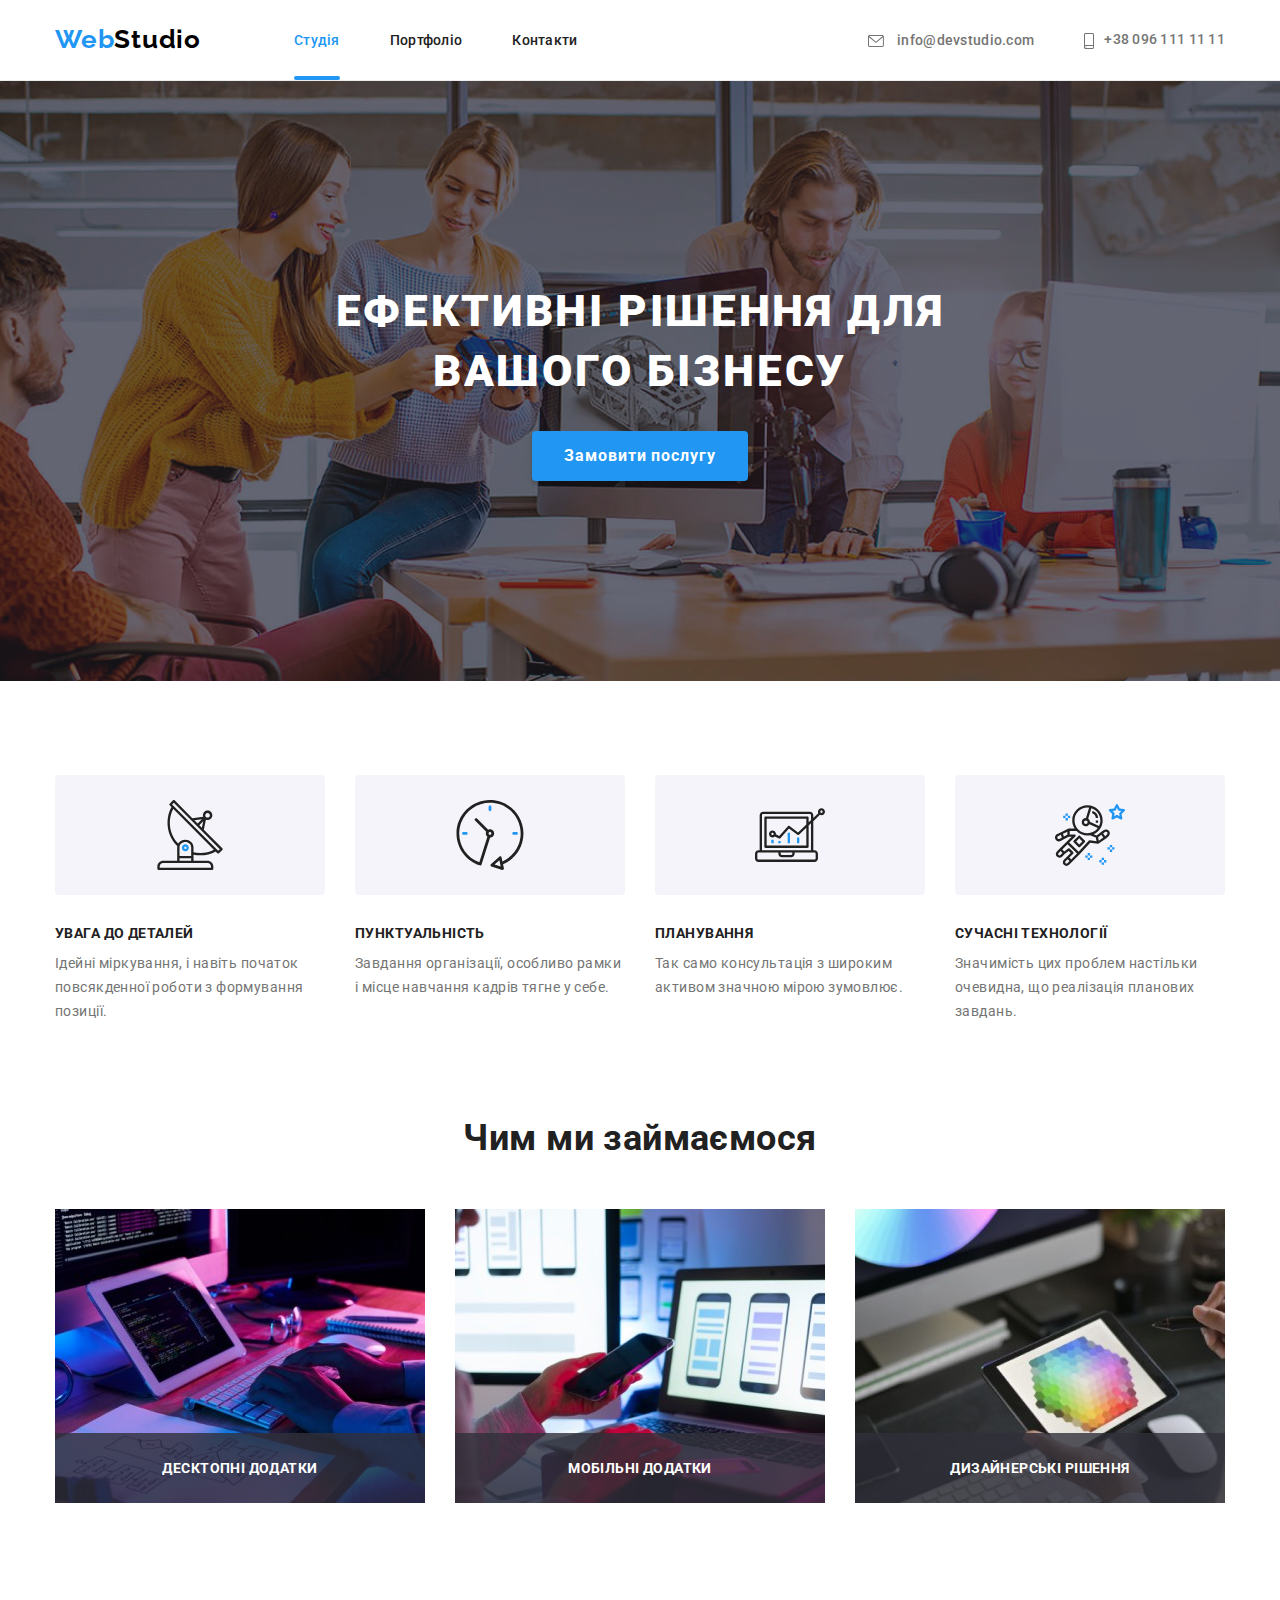
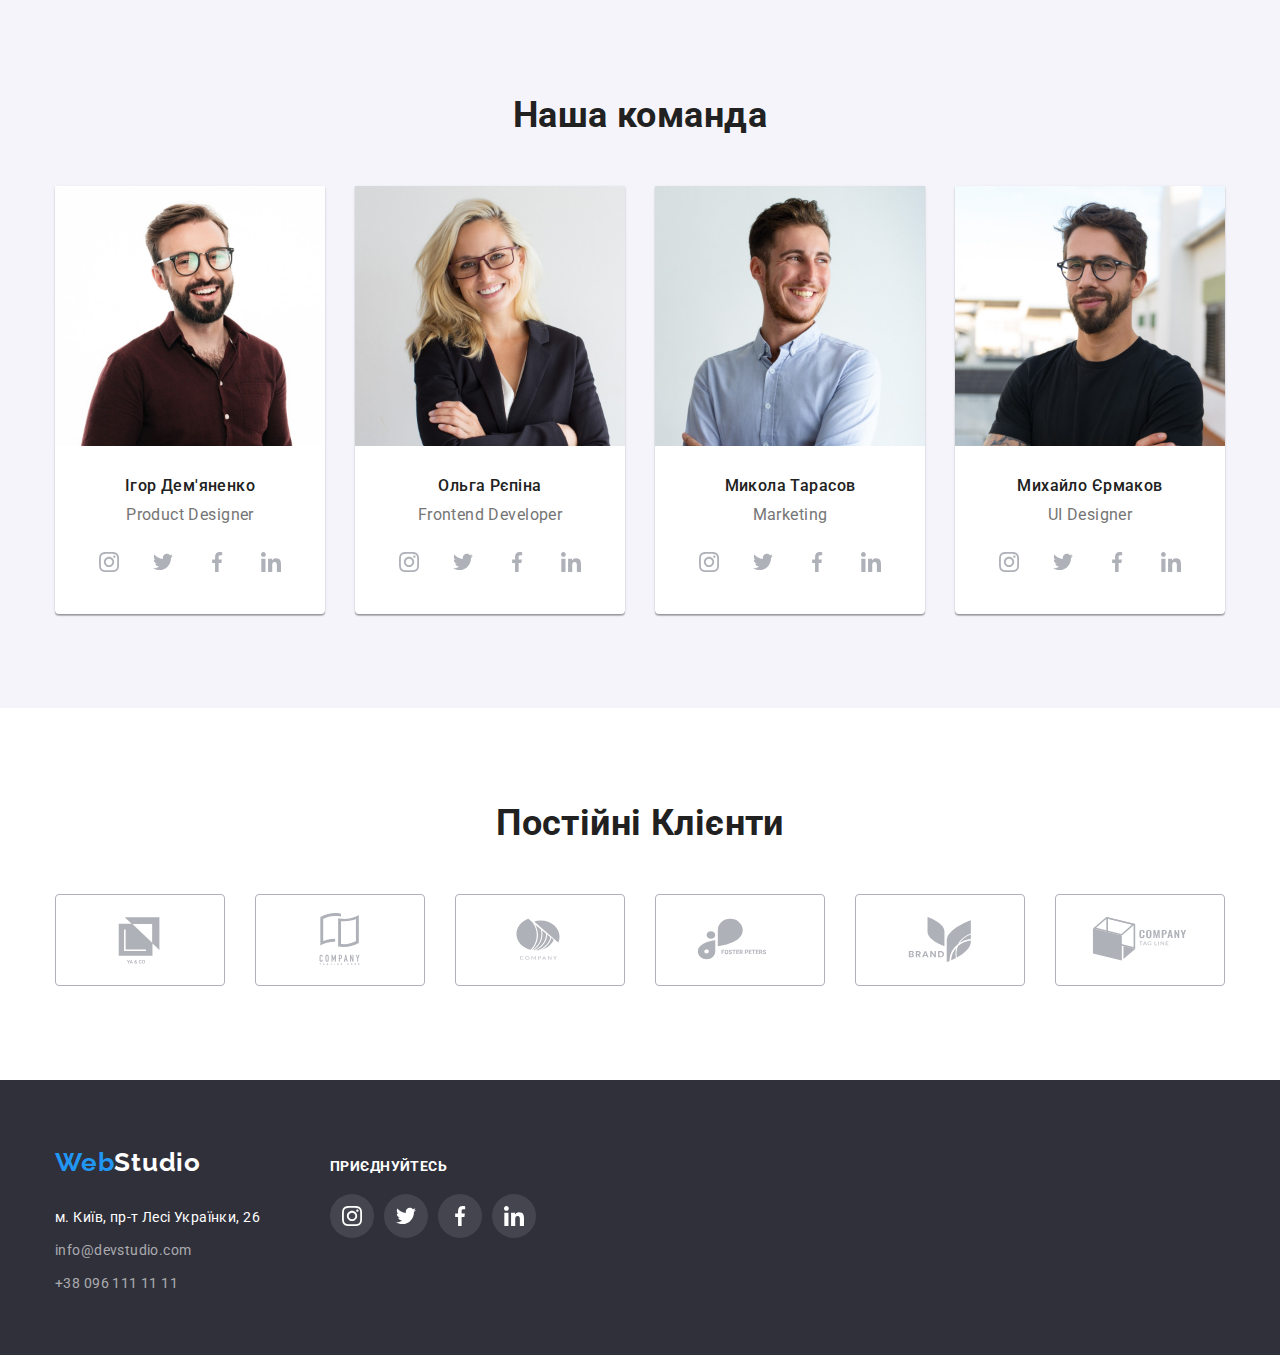
<file: index.html>
<!DOCTYPE html>
<html lang="uk">

<head>
  <meta charset="UTF-8">
  <meta http-equiv="X-UA-Compatible" content="IE=edge">
  <meta name="viewport" content="width=device-width, initial-scale = 1.0">
  <title>Головна</title>
  <link rel="stylesheet" href="https://cdnjs.cloudflare.com/ajax/libs/modern-normalize/1.1.0/modern-normalize.css">
  <link rel="stylesheet" href="css/styles.css">
  <link href="https://fonts.googleapis.com/css2?family=Raleway:wght@700&family=Roboto:wght@400;500;700;900&display=swap"
    rel="stylesheet">
</head>

<body>
  <header class="hero-header header">
    <!-- Contacts  -->
    <div class="container header">
      <a href="" rel="noopener noreferrer nofollow" class="link webstudio"><span class="text-web">Web</span><span
          class="text-studio">Studio</span></a>
      <nav class="nav">
        <ul class="header-list">
          <li class="list-item">
            <a href="./index.html" class="studio link">Студія</a>
          </li>
          <li class="list-item">
            <a href="./portfolio.html" class="portfolio link">Портфоліо</a>
          </li>
          <li class="list-item">
            <a href="" class="contacts link">Контакти</a>
          </li>
        </ul>
      </nav>
      <ul class="list-contacts">
        <li class="list-item">
          <a href="mailto:info@devstudio.com" class="mail link">
            <svg class="mail-icon" width="16" height="12">
              <use class="icon-item" href="./images/icons.svg#envelope-icon"></use>
            </svg>
            info@devstudio.com
          </a>
        </li>
        <li class=" list-item">
          <a href="tel:380961111111" class="tel link">
            <svg class="phone-icon" width="10" height="16">
              <use class="icon-item" href="./images/icons.svg#smartphone-icon"></use>
            </svg>+38 096 111 11 11</a>
        </li>
      </ul>
    </div>
  </header>
  <main>
    <!-- Main page -->
    <section class="hero section">
      <div class="container main">
        <h1 class="main-text">Ефективні рішення для вашого бізнесу</h1>
        <button data-modal-open type="button" class="button">Замовити послугу</button>
      </div>
    </section>
    <!-- Our benefits! -->
    <section class="benefits section">
      <div class="container benefits">
        <h2 class="benefits-head visually-hidden">Особливості</h2>
        <ul class="benefits-list">
          <li class="list-item">
            <div class="icon-container">
              <svg class="benefits-icon antenna" width="70" height="70">
                <use href="./images/icons.svg#antenna-icon"></use>
              </svg>
            </div>
            <h3 class="subhead-item">УВАГА ДО ДЕТАЛЕЙ</h3>
            <p class="text-item">
              Ідейні міркування, і навіть початок повсякденної роботи з
              формування позиції.
            </p>
          </li>
          <li class="list-item">
            <div class="icon-container">
              <svg class="benefits-icon" width="70" height="70">
                <use href="./images/icons.svg#clock-icon"></use>
              </svg>
            </div>
            <h3 class="subhead-item">ПУНКТУАЛЬНІСТЬ</h3>
            <p class="text-item">
              Завдання організації, особливо рамки і місце навчання кадрів тягне
              у себе.
            </p>
          </li>
          <li class="list-item">
            <div class="icon-container">
              <svg class="benefits-icon" width="70" height="70">
                <use href="./images/icons.svg#diagram-icon"></use>
              </svg>
            </div>
            <h3 class="subhead-item">ПЛАНУВАННЯ</h3>
            <p class="text-item">
              Так само консультація з широким активом значною мірою зумовлює.
            </p>
          </li>
          <li class="list-item">
            <div class="icon-container">
              <svg class="benefits-icon" width="70" height="70">
                <use href="./images/icons.svg#astronaut-icon"></use>
              </svg>
            </div>
            <h3 class="subhead-item">СУЧАСНІ ТЕХНОЛОГІЇ</h3>
            <p class="text-item">
              Значимість цих проблем настільки очевидна, що реалізація планових
              завдань.
            </p>
          </li>
        </ul>
      </div>
    </section>
    <!-- What are we doing? -->
    <section class="who-we-are">
      <div class="container doing">
        <h2 class="doing-head">Чим ми займаємося</h2>
        <ul class="doing-list">
          <li class="list-item">
            <div class="doing-thumb">
              <img class="doing-picture" src="./images/box1.jpg" alt="typing in keywords" width="370" height="294">
              <div class="doing-thumb-text"><strong class="doing-text">Десктопні додатки</strong></div>
            </div>
          </li>
          <li class="list-item">
            <div class="doing-thumb">
              <img class="doing-picture" src="./images/box2.jpg" alt="phone in hand" width="370" height="294">
              <div class="doing-thumb-text"><strong class="doing-text">Мобільні додатки</strong></div>
            </div>
          </li>
          <li class="list-item">
            <div class="doing-thumb">
              <img class="doing-picture" src="./images/box3.jpg" alt="writing by tablet" width="370" height="294">
              <div class="doing-thumb-text"><strong class="doing-text">Дизайнерські рішення</strong></div>
            </div>
          </li>
        </ul>
      </div>
    </section>
    <!-- Our team -->
    <section class="team section">
      <div class="container team">
        <h2 class="team-head">Наша команда</h2>
        <ul class="team-list">
          <li class="list-item">
            <img src="./images/teamcard1.jpg" alt="product designer" width="270" height="260" class="card-picture">
            <div class="text">
              <h3 class="subhead-item">Ігор Дем'яненко</h3>
              <p class="text-item">Product Designer</p>
              <ul class="icon-list">
                <li class="icon-item">
                  <a href="" class="link-icon link">
                    <svg class="team-icon" width="20" height="20">
                      <use href="./images/icons.svg#instagram-icon">
                      </use>
                    </svg>
                  </a>
                </li>
                <li class="icon-item">
                  <a href="" class="link-icon link">
                    <svg class="team-icon" width="20" height="20">
                      <use href="./images/icons.svg#twitter-icon"></use>
                    </svg>
                  </a>
                </li>
                <li class="icon-item">
                  <a href="" class="link-icon link">
                    <svg class="team-icon" width="20" height="20">
                      <use href="./images/icons.svg#facebook-icon"></use>
                    </svg>
                  </a>
                </li>
                <li class="icon-item">
                  <a href="" class="link-icon link">
                    <svg class="team-icon" width="20" height="20">
                      <use href="./images/icons.svg#linkedin-icon"></use>
                    </svg>
                  </a>
                </li>
              </ul>
            </div>
          </li>
          <li class="list-item">
            <img src="./images/teamcard2.jpg" alt="Frontend Developer" width="270" height="260" class="card-picture">
            <div class="text">
              <h3 class="subhead-item">Ольга Рєпіна</h3>
              <p class="text-item">Frontend Developer</p>
              <ul class="icon-list">
                <li class="icon-item">
                  <a href="" class="link-icon link">
                    <svg class="team-icon" width="20" height="20">
                      <use href="./images/icons.svg#instagram-icon">
                      </use>
                    </svg>
                  </a>
                </li>
                <li class="icon-item">
                  <a href="" class="link-icon link">
                    <svg class="team-icon" width="20" height="20">
                      <use href="./images/icons.svg#twitter-icon"></use>
                    </svg>
                  </a>
                </li>
                <li class="icon-item">
                  <a href="" class="link-icon link">
                    <svg class="team-icon" width="20" height="20">
                      <use href="./images/icons.svg#facebook-icon"></use>
                    </svg>
                  </a>
                </li>
                <li class="icon-item">
                  <a href="" class="link-icon link">
                    <svg class="team-icon" width="20" height="20">
                      <use href="./images/icons.svg#linkedin-icon"></use>
                    </svg>
                  </a>
                </li>
              </ul>
            </div>
          </li>
          <li class="list-item">
            <img src="./images/teamcard3.jpg" alt="Marketing" width="270" height="260" class="card-picture">
            <div class="text">
              <h3 class="subhead-item">Микола Тарасов</h3>
              <p class="text-item">Marketing</p>
              <ul class="icon-list">
                <li class="icon-item">
                  <a href="" class="link-icon link">
                    <svg class="team-icon" width="20" height="20">
                      <use href="./images/icons.svg#instagram-icon">
                      </use>
                    </svg>
                  </a>
                </li>
                <li class="icon-item">
                  <a href="" class="link-icon link">
                    <svg class="team-icon" width="20" height="20">
                      <use href="./images/icons.svg#twitter-icon"></use>
                    </svg>
                  </a>
                </li>
                <li class="icon-item">
                  <a href="" class="link-icon link">
                    <svg class="team-icon" width="20" height="20">
                      <use href="./images/icons.svg#facebook-icon"></use>
                    </svg>
                  </a>
                </li>
                <li class="icon-item">
                  <a href="" class="link-icon link">
                    <svg class="team-icon" width="20" height="20">
                      <use href="./images/icons.svg#linkedin-icon"></use>
                    </svg>
                  </a>
                </li>
              </ul>
            </div>
          </li>
          <li class="list-item">
            <img src="./images/teamcard4.jpg" alt="UI Designer" width="270" height="260" class="card-picture">
            <div class="text">
              <h3 class="subhead-item">Михайло Єрмаков</h3>
              <p class="text-item">UI Designer</p>
              <ul class="icon-list">
                <li class="icon-item">
                  <a href="" class="link-icon link">
                    <svg class="team-icon" width="20" height="20">
                      <use href="./images/icons.svg#instagram-icon">
                      </use>
                    </svg>
                  </a>
                </li>
                <li class="icon-item">
                  <a href="" class="link-icon link">
                    <svg class="team-icon" width="20" height="20">
                      <use href="./images/icons.svg#twitter-icon"></use>
                    </svg>
                  </a>
                </li>
                <li class="icon-item">
                  <a href="" class="link-icon link">
                    <svg class="team-icon" width="20" height="20">
                      <use href="./images/icons.svg#facebook-icon"></use>
                    </svg>
                  </a>
                </li>
                <li class="icon-item">
                  <a href="" class="link-icon link">
                    <svg class="team-icon" width="20" height="20">
                      <use href="./images/icons.svg#linkedin-icon"></use>
                    </svg>
                  </a>
                </li>
              </ul>
            </div>
          </li>
        </ul>
      </div>
    </section>
    <!-- Clients section -->
    <section class="section">
      <div class="container client">
        <h2 class="client-head">Постійні Клієнти</h2>
        <ul class="logo-list">
          <li class="logo-list-item list-item"><a class="logo-link" href="">
              <svg class="logo-item" width="106" height="60">
                <use href="./images/icons.svg#logo1"></use>
              </svg></a></li>
          <li class="logo-list-item list-item"><a class="logo-link" href="">
              <svg class="logo-item" width="160" height="60">
                <use href="./images/icons.svg#logo2"></use>
              </svg></a></li>
          <li class="logo-list-item list-item"><a class="logo-link" href="">
              <svg class="logo-item" width="106" height="60">
                <use href="./images/icons.svg#logo3"></use>
              </svg></a></li>
          <li class="logo-list-item list-item"><a class="logo-link" href="">
              <svg class="logo-item" width="106" height="60">
                <use href="./images/icons.svg#logo4"></use>
              </svg></a></li>
          <li class="logo-list-item list-item"><a class="logo-link" href="">
              <svg class="logo-item" width="106" height="60">
                <use href="./images/icons.svg#logo5"></use>
              </svg></a></li>
          <li class="logo-list-item list-item"><a class="logo-link" href="">
              <svg class="logo-item" width="106" height="60">
                <use href="./images/icons.svg#logo6"></use>
              </svg></a></li>
        </ul>
      </div>
    </section>
  </main>
  <footer class="footer">
    <!-- Logo and address -->
    <div class="container container-footer">
      <div class="below-links">
        <a href="" rel="noopener noreferrer nofollow" class="link webstudio-below"><span
            class="text-web">Web</span><span class="text-studio">Studio</span></a>
        <address class="address">
          <ul class="footer-list">
            <li class="list-item">
              <a href="https://www.google.com/maps/place/%D0%B1%D1%83%D0%BB.+%D0%9B%D0%B5%D1%81%D0%B8+%D0%A3%D0%BA%D1%80%D0%B0%D0%B8%D0%BD%D0%BA%D0%B8,+26,+%D0%9A%D0%B8%D0%B5%D0%B2,+%D0%A3%D0%BA%D1%80%D0%B0%D0%B8%D0%BD%D0%B0,+02000/@50.4265807,30.5361971,17z/data=!3m1!4b1!4m5!3m4!1s0x40d4cf0e033ecbe9:0x57a4dffefec77da0!8m2!3d50.4265807!4d30.5383858"
                class="link position">м. Київ, пр-т Лесі Українки, 26
              </a>
            </li>
            <li class="list-item">
              <a href="mailto:info@devstudio.com" class="link">info@devstudio.com</a>
            </li>
            <li class="list-item">
              <a href="tel:+380961111111" class="link">+38 096 111 11 11</a>
            </li>
          </ul>
        </address>
      </div>
      <div class="footer-icons">
        <strong class="footer-title">приєднуйтесь</strong>
        <ul class="footer-icon-list">
          <li class="icon-item">
            <a class="link-icon link" href="">
              <svg class="team-icon" width="20" height="20">
                <use href="./images/icons.svg#instagram-icon"></use>
              </svg>
            </a>
          </li>
          <li class="icon-item">
            <a class="link-icon link" href="">
              <svg class="team-icon" width="20" height="20">
                <use href="./images/icons.svg#twitter-icon"></use>
              </svg>
            </a>
          </li>
          <li class="icon-item">
            <a class="link-icon link" href="">
              <svg class="team-icon" width="20" height="20">
                <use href="./images/icons.svg#facebook-icon"></use>
              </svg>
            </a>
          </li>
          <li class="icon-item">
            <a class="link-icon link" href="">
              <svg class="team-icon" width="20" height="20">
                <use href="./images/icons.svg#linkedin-icon"></use>
              </svg>
            </a>
          </li>
        </ul>
      </div>
    </div>
  </footer>
  <div class="backdrop is-hidden" data-modal>
    <div class="modal">
      <button data-modal-close type="button" class="modal-icon">
        <svg width="18" height="18">
          <use href="./images/icons.svg#close-black-icon"></use>
        </svg>
      </button>
    </div>
  </div>
  <script src="./js/modal.js"></script>
</body>

</html>
</file>
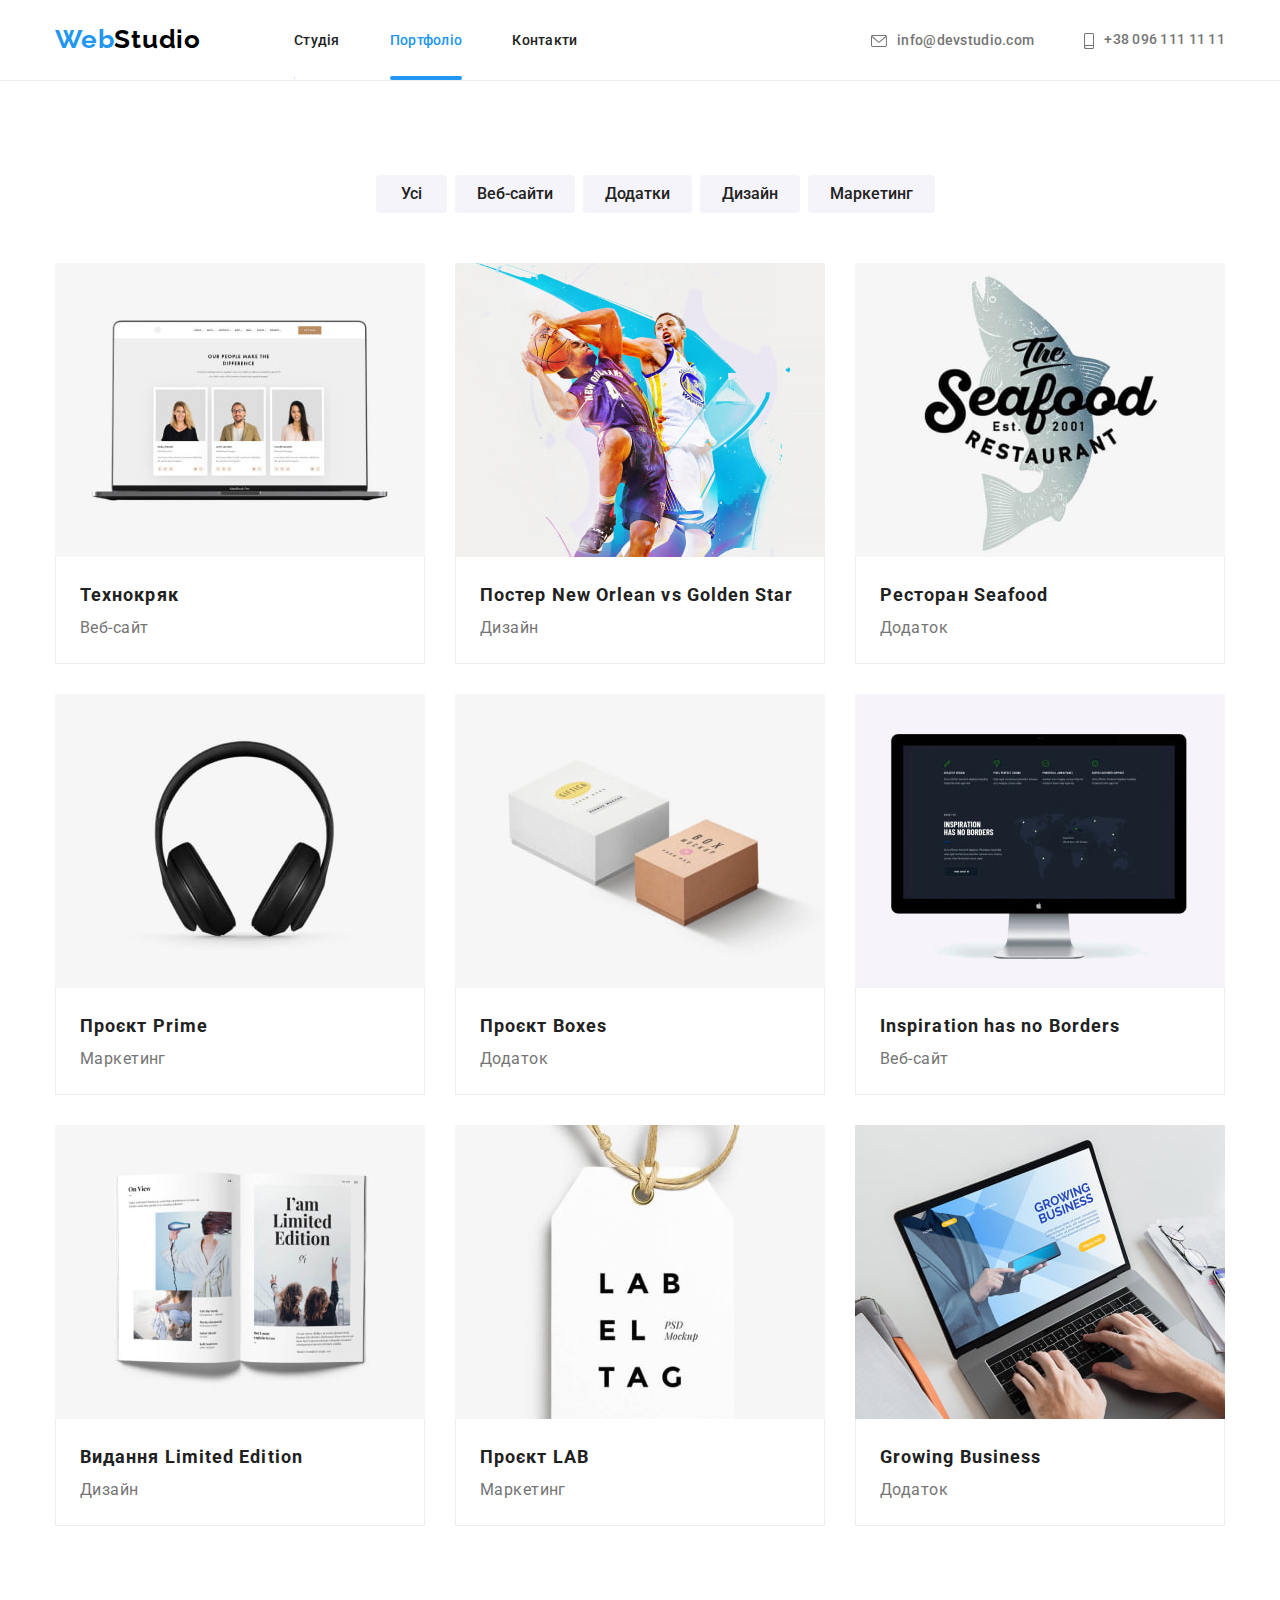
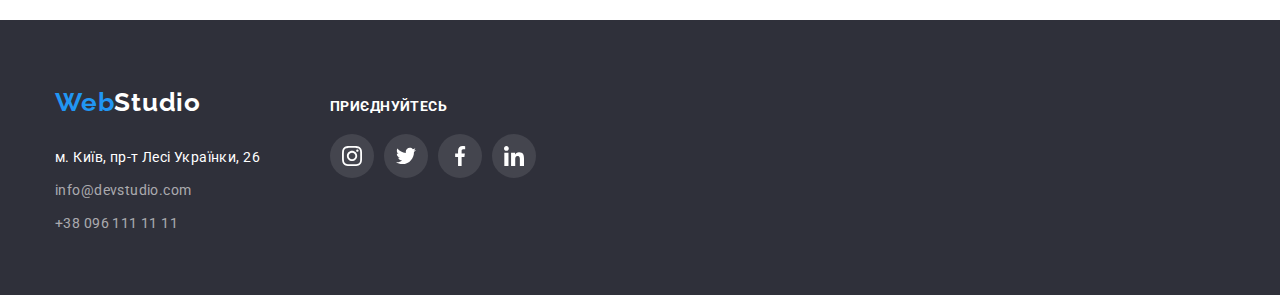
<file: portfolio.html>
<!DOCTYPE html>
<html lang="uk">

<head>
  <meta charset="UTF-8">
  <meta http-equiv="X-UA-Compatible" content="IE=edge">
  <meta name="viewport" content="width=device-width, initial-scale = 1.0">
  <title>Портфоліо</title>
  <link rel="stylesheet" href="https://cdnjs.cloudflare.com/ajax/libs/modern-normalize/1.1.0/modern-normalize.css">
  <link rel="stylesheet" href="css/styles.css">
  <link href="https://fonts.googleapis.com/css2?family=Raleway:wght@700&family=Roboto:wght@400;500;700;900&display=swap"
    rel="stylesheet">
</head>

<body>
  <header class="portfolio-header header">
    <!-- Contacts  -->
    <div class="container header">
      <a href="" class="link webstudio" rel="noopener noreferrer nofollow"><span class="text-web">Web</span><span
          class="text-studio">Studio</span></a>
      <nav class="nav">
        <ul class="header-list">
          <li class="list-item">
            <a href="./index.html" rel="noopener noreferrer nofollow" class="studio link">Студія</a>
          </li>
          <li class="list-item">
            <a href="./portfolio.html" rel="noopener noreferrer nofollow" class="portfolio link">Портфоліо</a>
          </li>
          <li class="list-item">
            <a href="" rel="noopener noreferrer nofollow" class="contacts link">Контакти</a>
          </li>
        </ul>
      </nav>
      <ul class="list-contacts">
        <li class="list-item">
          <a href="mailto:info@devstudio.com" class="mail link">
            <svg class="mail-icon" width="16" height="12">
              <use class="icon-item" href="./images/icons.svg#envelope-icon"></use>
            </svg>info@devstudio.com</a>
        </li>
        <li class="list-item">
          <a href="tel:380961111111" class="tel link">
            <svg class="phone-icon" width="10" height="16">
              <use class="icon-item" href="./images/icons.svg#smartphone-icon"></use>
            </svg>+38 096 111 11 11</a>
        </li>
      </ul>
    </div>
  </header>
  <main>
    <section class="portfolio-section section">
      <div class="container page-portfolio">
        <h1 class="portfolio-head visually-hidden">Портфоліо</h1>
        <ul class="filter-list">
          <li class="list-item">
            <button type="button" class="filters filters-first">Усі</button>
          </li>
          <li class="list-item">
            <button type="button" class="filters">Веб-сайти</button>
          </li>
          <li class="list-item">
            <button type="button" class="filters">Додатки</button>
          </li>
          <li class="list-item">
            <button type="button" class="filters">Дизайн</button>
          </li>
          <li class="list-item">
            <button type="button" class="filters">Маркетинг</button>
          </li>
        </ul>
        <ul class="card-list">
          <li class="list-item">
            <a href="" class="link portfolio-link">
              <div class="portfolio-thumb">
                <img src="./images/picture1.jpg" alt="some people in laptop" width="370" height="294"
                  class="portfolio-picture">
                <div class="portfolio-overlay">
                  <p class="overlay-description">Ресурс пропонує комплексні пропозиції з різним рівнем функціоналу та
                    сервісів. Все це дозволить відвідувачу отримати
                    вичерпні відомості про компанію чи приватну особу.</p>
                </div>
              </div>
              <div class="text-portfolio">
                <h2 class="subhead-item">Технокряк</h2>
                <p class="text-item">Веб-сайт</p>
              </div>
            </a>
          </li>
          <li class="list-item">
            <a href="" class="link portfolio-link">
              <div class="portfolio-thumb">
                <img src="./images/picture2.jpg" alt="basketball" width="370" height="294" class="portfolio-picture">
                <div class="portfolio-overlay">
                  <p class="overlay-description">Ресурс пропонує комплексні пропозиції з різним рівнем функціоналу та
                    сервісів. Все це дозволить відвідувачу отримати
                    вичерпні відомості про компанію чи приватну особу.</p>
                </div>
              </div>
              <div class="text-portfolio">
                <h2 class="subhead-item">Постер New Orlean vs Golden Star</h2>
                <p class="text-item">Дизайн</p>
              </div>
            </a>
          </li>
          <li class="list-item">
            <a href="" class="link portfolio-link">
              <div class="portfolio-thumb">
                <img src="./images/picture3.jpg" alt="seafood restaurant" width="370" height="294"
                  class="portfolio-picture">
                <div class="portfolio-overlay">
                  <p class="overlay-description">Ресурс пропонує комплексні пропозиції з різним рівнем функціоналу та
                    сервісів. Все це дозволить відвідувачу отримати
                    вичерпні відомості про компанію чи приватну особу.</p>
                </div>
              </div>
              <div class="text-portfolio">
                <h2 class="subhead-item">Ресторан Seafood</h2>
                <p class="text-item">Додаток</p>
              </div>
            </a>
          </li>
          <li class="list-item">
            <a href="" class="link portfolio-link">
              <div class="portfolio-thumb">
                <img src="./images/picture4.jpg" alt="headphone" width="370" height="294" class="portfolio-picture">
                <div class="portfolio-overlay">
                  <p class="overlay-description">Ресурс пропонує комплексні пропозиції з різним рівнем функціоналу та
                    сервісів. Все це дозволить відвідувачу отримати
                    вичерпні відомості про компанію чи приватну особу.</p>
                </div>
              </div>
              <div class="text-portfolio">
                <h2 class="subhead-item">Проєкт Prime</h2>
                <p class="text-item">Маркетинг</p>
              </div>
            </a>
          </li>
          <li class="list-item">
            <a href="" class="link portfolio-link">
              <div class="portfolio-thumb">
                <img src="./images/picture5.jpg" alt="boxes" width="370" height="294" class="portfolio-picture">
                <div class="portfolio-overlay">
                  <p class="overlay-description">Ресурс пропонує комплексні пропозиції з різним рівнем функціоналу та
                    сервісів. Все це дозволить відвідувачу отримати
                    вичерпні відомості про компанію чи приватну особу.</p>
                </div>
              </div>
              <div class="text-portfolio">
                <h2 class="subhead-item">Проєкт Boxes</h2>
                <p class="text-item">Додаток</p>
              </div>
            </a>
          </li>
          <li class="list-item">
            <a href="" class="link portfolio-link">
              <div class="portfolio-thumb">
                <img src="./images/picture6.jpg" alt="display" width="370" height="294" class="portfolio-picture">
                <div class="portfolio-overlay">
                  <p class="overlay-description">Ресурс пропонує комплексні пропозиції з різним рівнем функціоналу та
                    сервісів. Все це дозволить відвідувачу отримати
                    вичерпні відомості про компанію чи приватну особу.</p>
                </div>
              </div>
              <div class="text-portfolio">
                <h2 class="subhead-item">Inspiration has no Borders</h2>
                <p class="text-item">Веб-сайт</p>
              </div>
            </a>
          </li>
          <li class="list-item">
            <a href="" class="link portfolio-link">
              <div class="portfolio-thumb">
                <img src="./images/picture7.jpg" alt="limited edition" width="370" height="294"
                  class="portfolio-picture">
                <div class="portfolio-overlay">
                  <p class="overlay-description">Ресурс пропонує комплексні пропозиції з різним рівнем функціоналу та
                    сервісів. Все це дозволить відвідувачу отримати
                    вичерпні відомості про компанію чи приватну особу.</p>
                </div>
              </div>
              <div class="text-portfolio">
                <h2 class="subhead-item">Видання Limited Edition</h2>
                <p class="text-item">Дизайн</p>
              </div>
            </a>
          </li>
          <li class="list-item">
            <a href="" class="link portfolio-link">
              <div class="portfolio-thumb">
                <img src="./images/picture8.jpg" alt="label tag" width="370" height="294" class="portfolio-picture">
                <div class="portfolio-overlay">
                  <p class="overlay-description">Ресурс пропонує комплексні пропозиції з різним рівнем функціоналу та
                    сервісів. Все це дозволить відвідувачу отримати
                    вичерпні відомості про компанію чи приватну особу.</p>
                </div>
              </div>
              <div class="text-portfolio">
                <h2 class="subhead-item">Проєкт LAB</h2>
                <p class="text-item">Маркетинг</p>
              </div>
            </a>
          </li>
          <li class="list-item">
            <a href="" class="link portfolio-link">
              <div class="portfolio-thumb">
                <img src="./images/picture9.jpg" alt="laptop" width="370" height="294" class="portfolio-picture">
                <div class="portfolio-overlay">
                  <p class="overlay-description">Ресурс пропонує комплексні пропозиції з різним рівнем функціоналу та
                    сервісів. Все це дозволить відвідувачу отримати
                    вичерпні відомості про компанію чи приватну особу.</p>
                </div>
              </div>
              <div class="text-portfolio">
                <h2 class="subhead-item">Growing Business</h2>
                <p class="text-item">Додаток</p>
              </div>
            </a>
          </li>
        </ul>
      </div>
    </section>
  </main>
  <footer class="footer">
    <!-- Logo and address -->
    <div class="container container-footer">
      <div class="below-links">
        <a href="" rel="noopener noreferrer nofollow" class="link webstudio-below"><span
            class="text-web">Web</span><span class="text-studio">Studio</span></a>
        <address class="address">
          <ul class="footer-list">
            <li class="list-item">
              <a href="https://www.google.com/maps/place/%D0%B1%D1%83%D0%BB.+%D0%9B%D0%B5%D1%81%D0%B8+%D0%A3%D0%BA%D1%80%D0%B0%D0%B8%D0%BD%D0%BA%D0%B8,+26,+%D0%9A%D0%B8%D0%B5%D0%B2,+%D0%A3%D0%BA%D1%80%D0%B0%D0%B8%D0%BD%D0%B0,+02000/@50.4265807,30.5361971,17z/data=!3m1!4b1!4m5!3m4!1s0x40d4cf0e033ecbe9:0x57a4dffefec77da0!8m2!3d50.4265807!4d30.5383858"
                class="position link">м. Київ, пр-т Лесі Українки, 26</a>
            </li>
            <li class="list-item">
              <a href="mailto:info@devstudio.com" class="link">info@devstudio.com</a>
            </li>
            <li class="list-item">
              <a href="tel:+380961111111" class="link">+38 096 111 11 11</a>
            </li>
          </ul>
        </address>
      </div>
      <div class="footer-icons">
        <strong class="footer-title">приєднуйтесь</strong>
        <ul class="footer-icon-list">
          <li class="icon-item">
            <a class="link-icon link" href="">
              <svg class="team-icon" width="20" height="20">
                <use href="./images/icons.svg#instagram-icon"></use>
              </svg>
            </a>
          </li>
          <li class="icon-item">
            <a class="link-icon link" href="">
              <svg class="team-icon" width="20" height="20">
                <use href="./images/icons.svg#twitter-icon"></use>
              </svg>
            </a>
          </li>
          <li class="icon-item">
            <a class="link-icon link" href="">
              <svg class="team-icon" width="20" height="20">
                <use href="./images/icons.svg#facebook-icon"></use>
              </svg>
            </a>
          </li>
          <li class="icon-item">
            <a class="link-icon link" href="">
              <svg class="team-icon" width="20" height="20">
                <use href="./images/icons.svg#linkedin-icon"></use>
              </svg>
            </a>
          </li>
        </ul>
      </div>
    </div>
  </footer>
</body>

</html>
</file>
<file: css/styles.css>
/* Global settings */
:root {
  --blue-color: #2196f3;
  --white-color: #ffffff;
  --light-black-color: #2f303a;
  --grey-color: #757575;
  --black-color: #000000;
  --dark-black-color: #212121;
  --duration: 250ms;
  --bezier: cubic-bezier(0.4, 0, 0.2, 1);
}
body {
  font-family: "Roboto", sans-serif;
  font-size: 14px;
  letter-spacing: 0.03em;
}
*,
*::before,
*::after {
  box-sizing: border-box;
}
ul,
h1,
h2,
h3,
p {
  margin: 0;
  padding: 0;
}
.list-item {
  list-style: none;
}
.link {
  text-decoration: none;
}
.visually-hidden {
  position: absolute;
  width: 1px;
  height: 1px;
  margin: -1px;
  border: 0;
  padding: 0;

  white-space: nowrap;
  clip-path: inset(100%);
  clip: rect(0 0 0 0);
  overflow: hidden;
}
.section {
  padding: 94px 0;
}
.container {
  display: flex;
  width: 1200px;
  padding: 0 15px;
  margin: 0 auto;
  align-items: center;
}
/* header settings */
.studio,
.portfolio,
.contacts {
  position: relative;
  padding-top: 32px;
  padding-bottom: 32px;
  font-weight: 500;
  font-size: 14px;
  line-height: calc(16 / 14);
  letter-spacing: 0.02em;
  color: var(--dark-black-color);
  transition: color 250ms cubic-bezier(0.4, 0, 0.2, 1);
}
.hero-header .portfolio,
.portfolio-header .studio {
  color: var(--dark-black-color);
}
.hero-header .studio,
.portfolio-header .portfolio {
  color: var(--blue-color);
}
.hero-header .studio::after,
.portfolio-header .portfolio::after {
  display: block;
  position: absolute;
  content: "";
  width: 100%;
  height: 4px;
  border-radius: 2px;
  background-color: var(--blue-color);
  bottom: 0;
}
.hero-header .portfolio::after,
.portfolio-header .studio::after {
  display: block;
  position: absolute;
  content: "";
  height: 4px;
  border-radius: 2px;
  transform: translateX(-100%);
  background-color: var(--blue-color);
  bottom: 0;
  transition: transform 250ms cubic-bezier(0.4, 0, 0.2, 1);
  min-width: 100%;
}
.hero-header .portfolio:hover::after,
.hero-header .portfolio:focus::after,
.portfolio-header .studio:hover::after,
.portfolio-header .studio:focus::after {
  transform: translateX(0);
}
.mail,
.tel {
  padding-top: 32px;
  padding-bottom: 32px;
  font-weight: 500;
  font-size: 14px;
  line-height: calc(16 / 14);
  letter-spacing: 0.02em;
  color: var(--grey-color);
  transition: color 250ms cubic-bezier(0.4, 0, 0.2, 1);
}
.mail-icon,
.phone-icon {
  display: inline-block;
  vertical-align: middle;
  margin-right: 10px;
  background-size: cover;
  background-position: center;
  fill: currentColor;
}
.studio:hover,
.studio:focus,
.portfolio:hover,
.portfolio:focus,
.contacts:hover,
.contacts:focus,
.mail:hover,
.mail:focus,
.tel:hover,
.tel:focus,
.place:hover,
.place:focus {
  color: var(--blue-color);
}
.text-web {
  color: var(--blue-color);
}
.header .text-studio {
  color: var(--black-color);
}
.hero-header {
  border-bottom: 1px solid #ececec;
}
.portfolio-header {
  border-bottom: 1px solid #ececec;
}
.header-list {
  display: flex;
  justify-content: space-between;
}
.nav .list-item {
  padding-top: 32px;
  padding-bottom: 32px;
  align-items: center;
  overflow: hidden;
}
.nav .list-item:not(:last-child) {
  margin-right: 50px;
}
.webstudio {
  font-family: "Raleway";
  margin-right: 93px;
  font-weight: 700;
  font-size: 26px;
  line-height: calc(31 / 26);
  letter-spacing: 0.03em;
  padding-top: 24px;
  padding-bottom: 25px;
}
.list-contacts {
  display: flex;
  margin-left: auto;
  align-items: center;
}
.list-contacts .list-item:not(:last-child) {
  margin-right: 50px;
}
/* hero main settings */
.main-text {
  width: 696px;
  margin-bottom: 30px;
  margin-left: auto;
  margin-right: auto;
  font-weight: 900;
  font-size: 44px;
  line-height: calc(60 / 44);
  text-align: center;
  letter-spacing: 0.06em;
  text-transform: uppercase;
  color: var(--white-color);
}
.button {
  box-sizing: inherit;
  display: inherit;
  align-items: center;
  justify-content: center;
  cursor: pointer;
  font-family: inherit;
  font-weight: 700;
  font-size: 16px;
  line-height: calc(30 / 16);
  letter-spacing: 0.06em;
  color: var(--white-color);
  background-color: var(--blue-color);
  box-shadow: 0px 4px 4px rgba(0, 0, 0, 0.15);
  border-radius: 4px;
  margin: 0 auto;
  width: 216px;
  height: 50px;
  padding: 0;
  border: transparent;
  transition: background-color 250ms cubic-bezier(0.4, 0, 0.2, 1);
}
.button:active,
.button:hover,
.button:focus {
  background-color: #188ce8;
}
.hero {
  max-width: 1600px;
  display: flex;
  padding: 200px 0;
  background-color: #c4c4c4;
  background-image: linear-gradient(
      to right,
      rgba(47, 48, 58, 0.4),
      rgba(47, 48, 58, 0.4)
    ),
    url("../images/hero-background.jpg");
  background-position: center;
  background-size: cover;
  background-repeat: no-repeat;
  margin: 0 auto;
}
.container.main {
  display: block;
}
/* benefits section settings */
.benefits-head,
.doing-head,
.team-head,
.portfolio-head,
.client-head {
  font-weight: 700;
  font-size: 36px;
  line-height: calc(42 / 36);
  text-align: center;
  color: var(--dark-black-color);
}
.icon-container {
  display: flex;
  justify-content: center;
  align-items: center;
  width: 270px;
  height: 120px;
  background-color: #f5f4fa;
  border-radius: 4px;
  margin-bottom: 30px;
}
.benefits-icon {
  fill: currentColor;
}
.antenna {
  fill: currentColor;
}
.benefits .subhead-item {
  font-size: 14px;
  font-weight: 700;
  line-height: calc(16 / 14);
  text-transform: uppercase;
  color: var(--dark-black-color);
  margin-bottom: 10px;
}
.benefits .text-item {
  line-height: calc(24 / 14);
  color: var(--grey-color);
}
.container.benefits {
  display: flex;
}
.benefits-list {
  display: inherit;
  column-gap: 30px;
  row-gap: 10px;
  flex-grow: 1;
}
.benefits-list .list-item {
  width: 270px;
}
/* doing section settings */
.who-we-are {
  padding-bottom: 94px;
}
.container.doing {
  display: inherit;
}
.doing-picture {
  display: block;
}
.doing-text {
  font-weight: 700;
  line-height: calc(16 / 14);
  text-align: center;
  text-transform: uppercase;
  color: #ffffff;
}
.doing-thumb {
  position: relative;
  overflow: hidden;
}
.doing-thumb-text {
  display: flex;
  position: absolute;
  left: 0;
  right: 0;
  bottom: 0;
  width: 100%;
  height: 70px;
  background-color: rgba(47, 48, 58, 0.8);
  justify-content: center;
  align-items: center;
}
.doing-head,
.client-head {
  margin-bottom: 50px;
}
.doing-list {
  display: inline-flex;
  column-gap: 30px;
}
/* team section settings */
.team {
  background-color: #f5f4fa;
}
.team .subhead-item {
  margin-bottom: 10px;
  font-weight: 500;
  font-size: 16px;
  line-height: calc(19 / 16);
  text-align: center;
  color: var(--dark-black-color);
}
.team .text-item {
  font-size: 16px;
  line-height: calc(19 / 16);
  text-align: center;
  color: var(--grey-color);
}
.container.team {
  display: inherit;
}
.team-head {
  margin-bottom: 50px;
}
.team-list {
  display: flex;
  column-gap: 30px;
}
.icon-list {
  display: flex;
  margin-top: 16px;
  justify-content: center;
}
.link-icon {
  display: inline-flex;
  align-items: center;
  justify-content: center;
  width: 100%;
  height: 100%;
  border-radius: 50%;
  transition: background-color 250ms cubic-bezier(0.4, 0, 0.2, 1);
}
.link-icon .team-icon {
  transition: fill 250ms cubic-bezier(0.4, 0, 0.2, 1);
}
.team-icon {
  fill: #afb1b8;
  background-size: cover;
  background-position: center;
}
.link-icon:hover,
.link-icon:focus {
  background-color: #2196f3;
}
.link-icon:hover > .team-icon,
.link-icon:focus > .team-icon {
  fill: #ffffff;
}
.team-icon:hover,
.team-icon:focus {
  fill: #ffffff;
}
.icon-item {
  display: inline-block;
  width: 44px;
  height: 44px;
}
.icon-item:not(:last-child) {
  margin-right: 10px;
}
.card-picture {
  display: block;
}
.text {
  padding-top: 30px;
  padding-bottom: 30px;
}
.team-list .list-item {
  background-color: var(--white-color);
  box-shadow: 0px 1px 3px rgba(0, 0, 0, 0.12), 0px 1px 1px rgba(0, 0, 0, 0.14),
    0px 2px 1px rgba(0, 0, 0, 0.2);
  border-radius: 0px 0px 4px 4px;
  max-width: 270px;
  flex-basis: calc((100% - 90px) / 4);
}
/* footer settings */
.footer {
  background-color: var(--light-black-color);
  padding-top: 60px;
  padding-bottom: 60px;
}
.footer .text-studio {
  color: var(--white-color);
}
.footer .link,
.footer .link,
.footer .link {
  font-style: normal;
  line-height: calc(24 / 14);
  color: rgba(255, 255, 255, 0.6);
}
.footer .position {
  color: var(--white-color);
}
.footer .place {
  color: var(--white-color);
}
.address .link {
  transition: color 250ms cubic-bezier(0.4, 0, 0.2, 1);
}
.address .link:hover,
.address .link:focus {
  color: var(--blue-color);
}
.container.below {
  display: flex;
  align-items: baseline;
}
.footer-icons {
  display: inline-block;
  margin-left: 70px;
  margin-bottom: 40px;
}
.container-footer {
  display: flex;
  align-items: baseline;
}
.footer-icon-list {
  display: inline-flex;
}
.footer-icon-list .link-icon {
  display: flex;
  background-color: rgba(255, 255, 255, 0.1);
  width: 44px;
  height: 44px;
  border-radius: 50%;
}
.footer-icon-list .link-icon:hover,
.footer-icon-list .link-icon:focus {
  background-color: #2196f3;
}
.footer-icon-list .link-icon:not(:last-child) {
  margin-right: 10px;
}
.footer-icon-list .team-icon {
  fill: #ffffff;
}
.footer-title {
  display: block;
  text-align: start;
  font-weight: 700;
  font-size: 14px;
  line-height: calc(16 / 14);
  letter-spacing: 0.03em;
  text-transform: uppercase;
  color: #ffffff;
  margin-bottom: 20px;
  align-items: baseline;
}
.webstudio-below {
  display: flex;
  font-family: "Raleway";
  font-weight: 700;
  font-size: 26px;
  line-height: calc(31 / 26);
  letter-spacing: 0.03em;
  margin-bottom: 20px;
  align-items: baseline;
}
.address .list-item:not(:last-child) {
  display: block;
  margin-bottom: 9px;
}
/* portfolio section settings */
.filters {
  padding: 6px 22px;
  cursor: pointer;
  font-family: inherit;
  font-weight: 500;
  font-size: 16px;
  line-height: calc(26 / 16);
  text-align: center;
  color: var(--dark-black-color);
  background-color: #f5f4fa;
  border-radius: 4px;
  border: transparent;
  transition: color 250ms cubic-bezier(0.4, 0, 0.2, 1),
    background-color 250ms cubic-bezier(0.4, 0, 0.2, 1),
    box-shadow 250ms cubic-bezier(0.4, 0, 0.2, 1);
}
.filters-first {
  padding: 6px 25px;
}
.filters:active,
.filters:hover,
.filter:focus {
  color: var(--white-color);
  background-color: var(--blue-color);
  box-shadow: 0px 3px 1px rgba(0, 0, 0, 0.1), 0px 1px 2px rgba(0, 0, 0, 0.08),
    0px 2px 2px rgba(0, 0, 0, 0.12);
}
.card-list .subhead-item {
  font-weight: 700;
  font-size: 18px;
  line-height: calc(36 / 18);
  letter-spacing: 0.06em;
  color: var(--dark-black-color);
}
.card-list .text-item {
  font-size: 16px;
  line-height: calc(30 / 16);
  color: var(--grey-color);
}
.card-list .list-item {
  background-color: var(--white-color);
}
.container.buttons {
  margin: 0 auto;
  display: inherit;
}
.filter-list {
  margin: 0;
  padding: 0;
  width: 1200px;
  display: inline-flex;
  justify-content: center;
  margin-left: auto;
  margin-right: auto;
  margin-bottom: 50px;
}
.filter-list .list-item:not(:last-child) {
  margin-right: 8px;
}
.container.card {
  display: flex;
}
.card-list {
  display: flex;
  flex-wrap: wrap;
  gap: 30px;
}
.card-list .list-item {
  flex-basis: calc((100% - 60px) / 3);
  max-width: 370px;
}
.portfolio-picture {
  display: block;
}
.portfolio-link {
  display: block;
  transition: box-shadow 250ms cubic-bezier(0.4, 0, 0.2, 1);
}
.portfolio-link:hover,
.portfolio-link:focus {
  box-shadow: 0px 1px 1px rgba(0, 0, 0, 0.12), 0px 4px 4px rgba(0, 0, 0, 0.06),
    1px 4px 6px rgba(0, 0, 0, 0.16);
}
.text-portfolio {
  padding: 20px 24px;
  border-left: 1px solid #eeeeee;
  border-bottom: 1px solid #eeeeee;
  border-right: 1px solid #eeeeee;
}
.page-portfolio {
  display: inherit;
}
.portfolio-thumb {
  overflow: hidden;
  position: relative;
}
.portfolio-overlay {
  padding: 63px 24px;
  position: absolute;
  top: 0;
  left: 0;
  bottom: 0;
  right: 0;
  background-color: rgba(33, 150, 243, 0.9);
  transform: translateY(100%);
  transition: transform 250ms cubic-bezier(0.4, 0, 0.2, 1);
}
.overlay-description {
  font-size: 18px;
  line-height: calc(28 / 18);
  color: #ffffff;
}
.portfolio-link:hover .portfolio-overlay {
  transform: translateY(0);
}
/* Client settings */
.container.client {
  display: block;
}
.logo-list {
  display: flex;
}
.logo-list-item {
  display: flex;
  width: 170px;
  height: 92px;
  border: 1px solid #afb1b8;
  border-radius: 4px;
  margin-right: auto;
  margin-left: auto;
  transition: border 250ms cubic-bezier(0.4, 0, 0.2, 1);
}
.logo-list-item:not(:last-child) {
  margin-right: 30px;
}
.logo-item {
  display: flex;
  fill: #afb1b8;
  transition: fill 250ms cubic-bezier(0.4, 0, 0.2, 1);
}
.logo-link {
  display: inline-flex;
  width: 100%;
  height: 100%;
  justify-content: center;
  align-items: center;
}
.logo-list-item:hover,
.logo-list-item:focus {
  border: 1px solid #2196f3;
}
.logo-list-item:hover .logo-item,
.logo-list-item:focus .logo-item {
  fill: #2196f3;
}
/* Modal windows */
.modal {
  background: #ffffff;
  box-shadow: 0px 1px 3px rgba(0, 0, 0, 0.12), 0px 1px 1px rgba(0, 0, 0, 0.14),
    0px 2px 1px rgba(0, 0, 0, 0.2);
  border-radius: 4px;
  position: absolute;
  min-width: 528px;
  min-height: 581px;
  top: 50%;
  left: 50%;
  z-index: 20;
  transform: translate(-50%, -50%) scale(1);
  transition: transform 250ms cubic-bezier(0.4, 0, 0.2, 1),
    top 250ms cubic-bezier(0.4, 0, 0.2, 1);
}
.backdrop {
  position: fixed;
  top: 0;
  left: 0;
  right: 0;
  bottom: 0;
  background-color: rgba(0, 0, 0, 0.2);
  transition: opacity 250ms cubic-bezier(0.4, 0, 0.2, 1),
    visibility 250ms cubic-bezier(0.4, 0, 0.2, 1);
}
.backdrop.is-hidden .modal {
  transform: scale(0.1);
  top: 0;
}
.is-hidden {
  visibility: hidden;
  opacity: 0;
  pointer-events: none;
}
.modal-icon {
  display: flex;
  border: 1px solid rgba(0, 0, 0, 0.1);
  border-radius: 50%;
  position: absolute;
  top: 8px;
  right: 8px;
  background-color: #ffffff;
  cursor: pointer;
  align-items: center;
  justify-content: center;
  width: 30px;
  height: 30px;
}
@keyframes changeposition {
  from {
    transform: translateX(-100%);
  }
  to {
    transform: translateX(-50%);
  }
}
</file>
